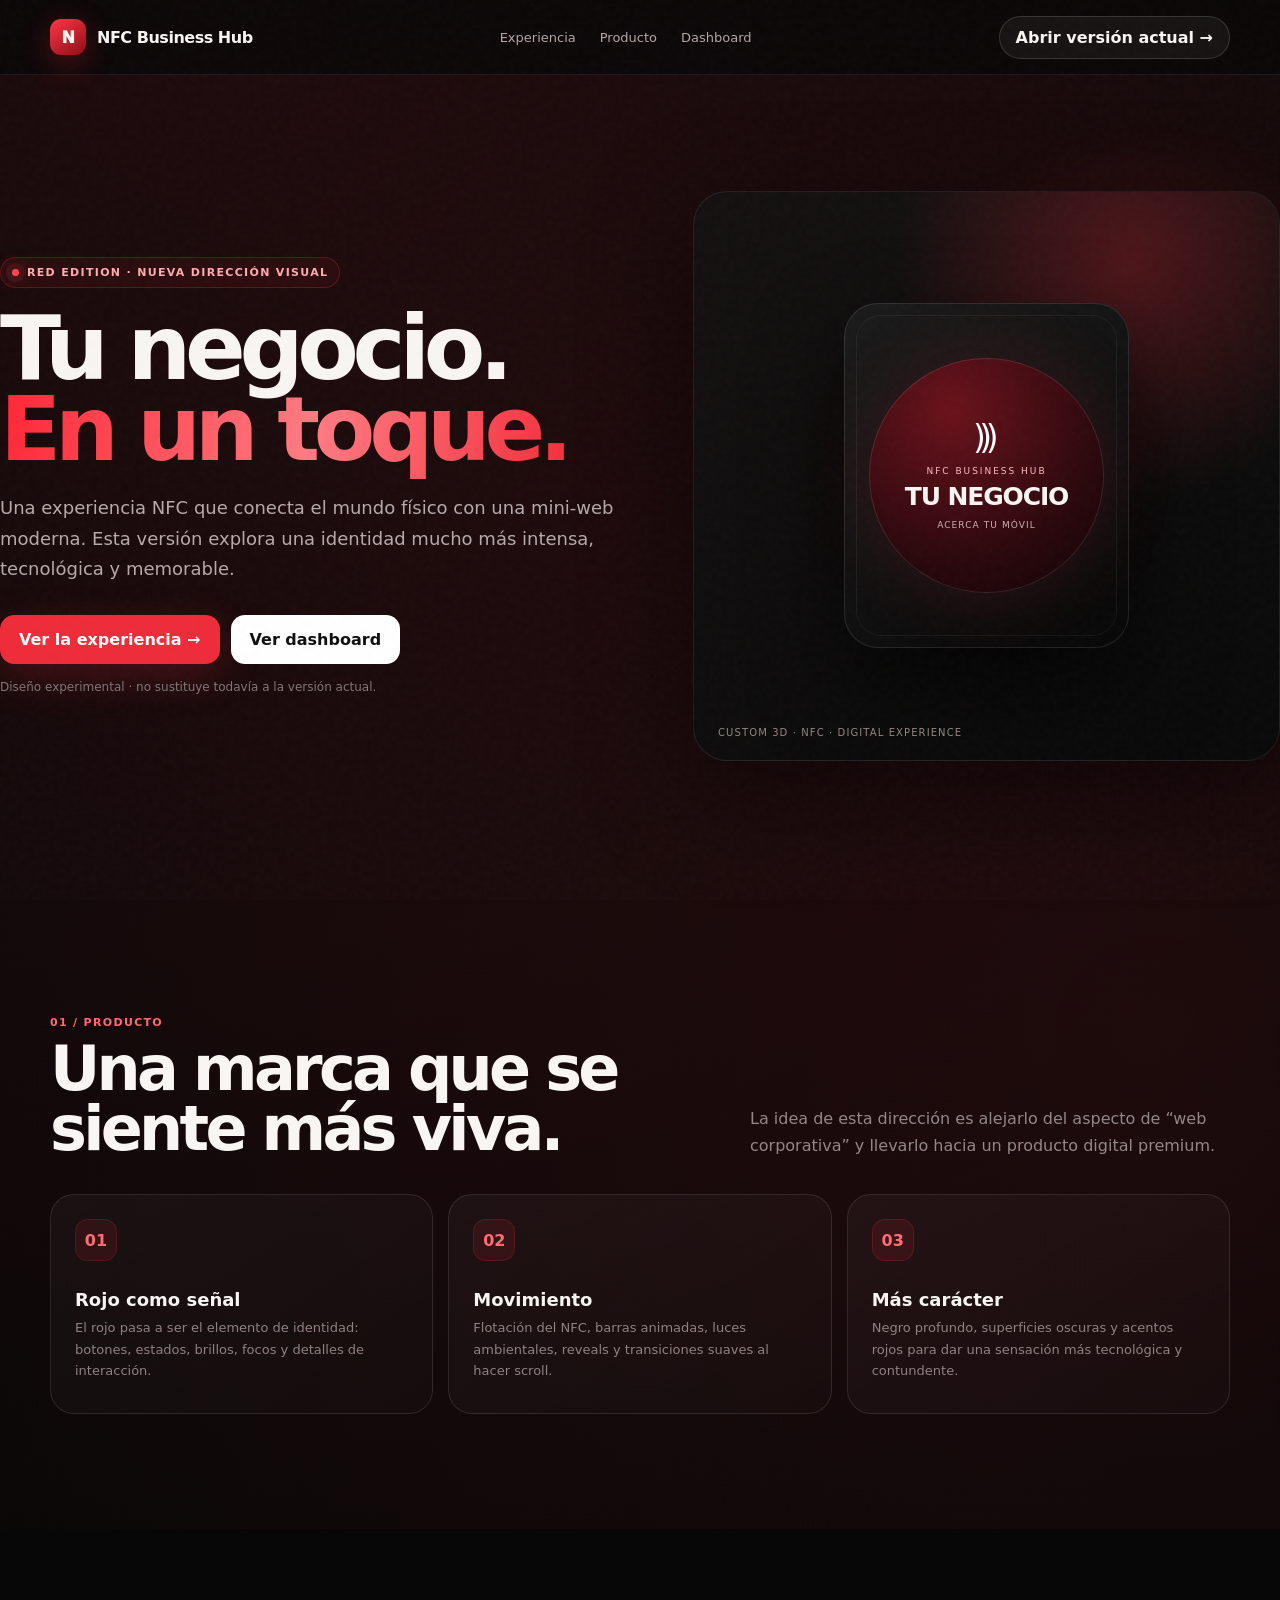
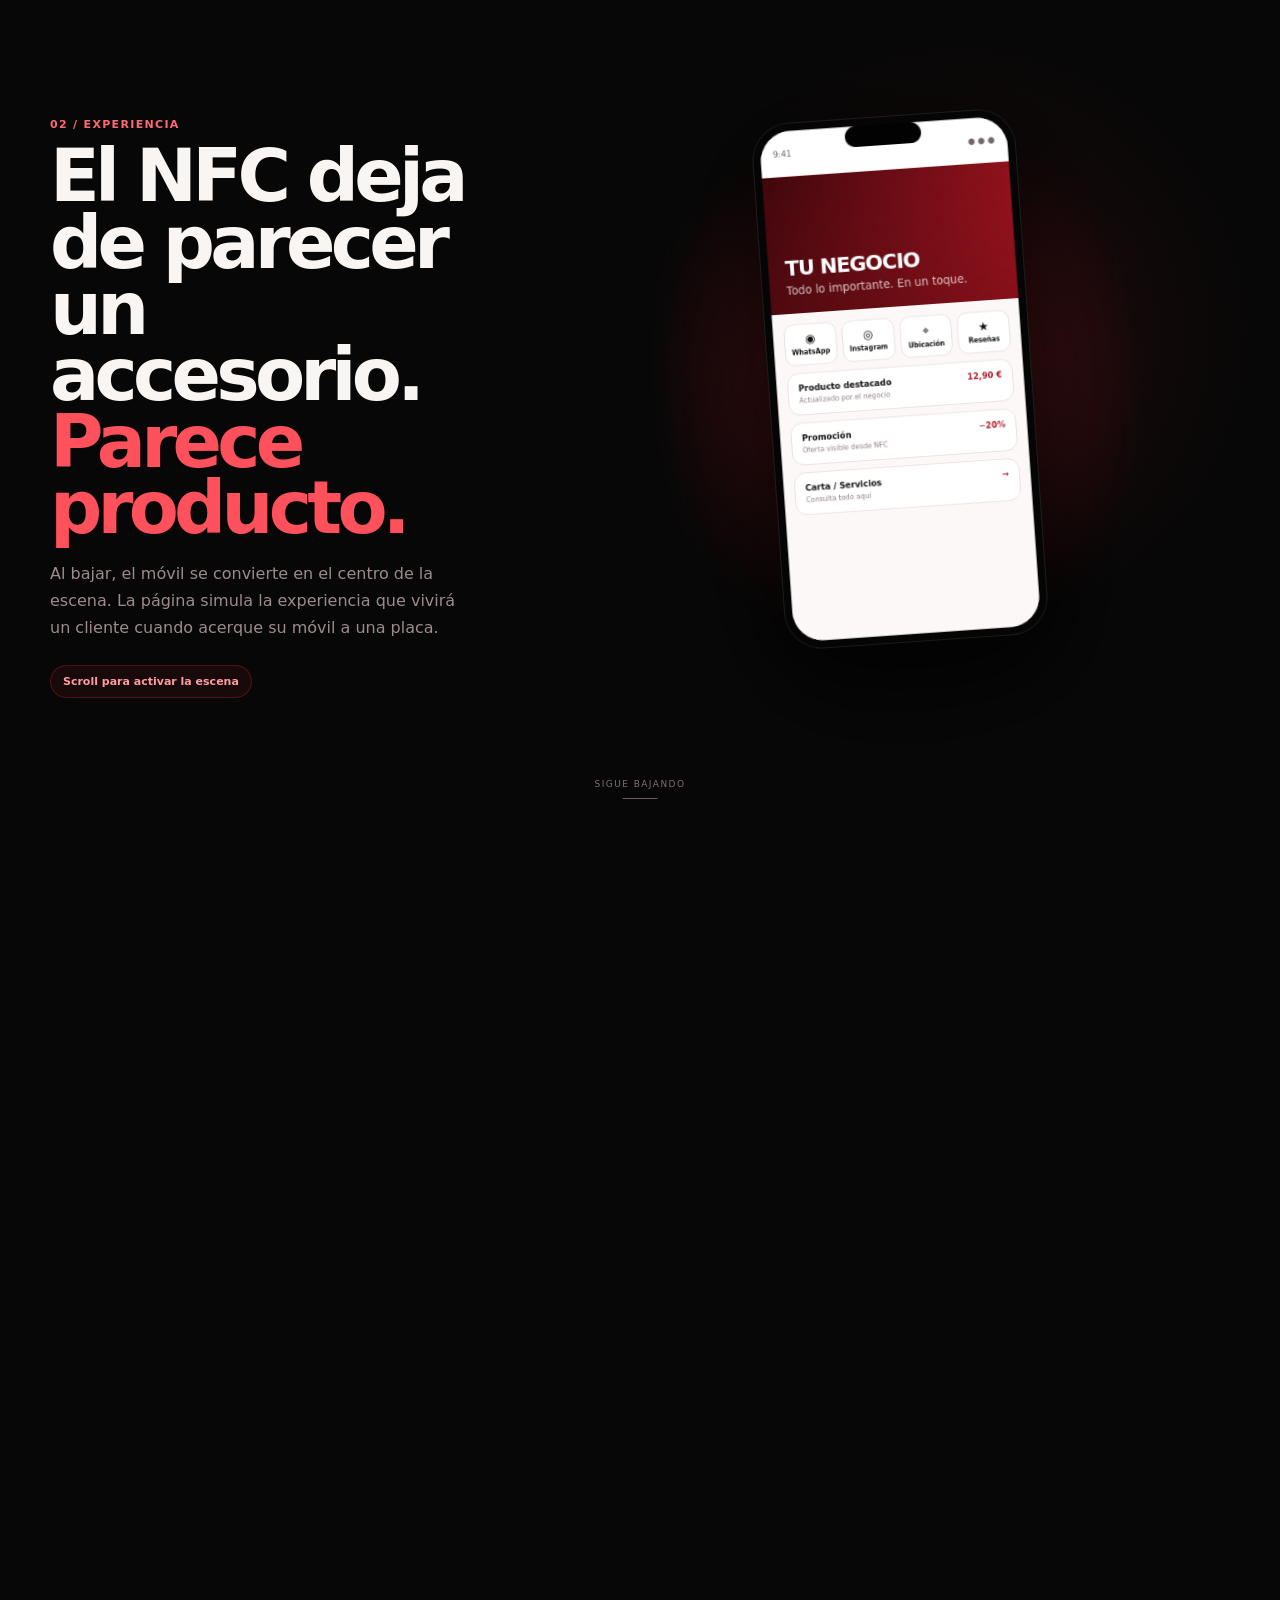
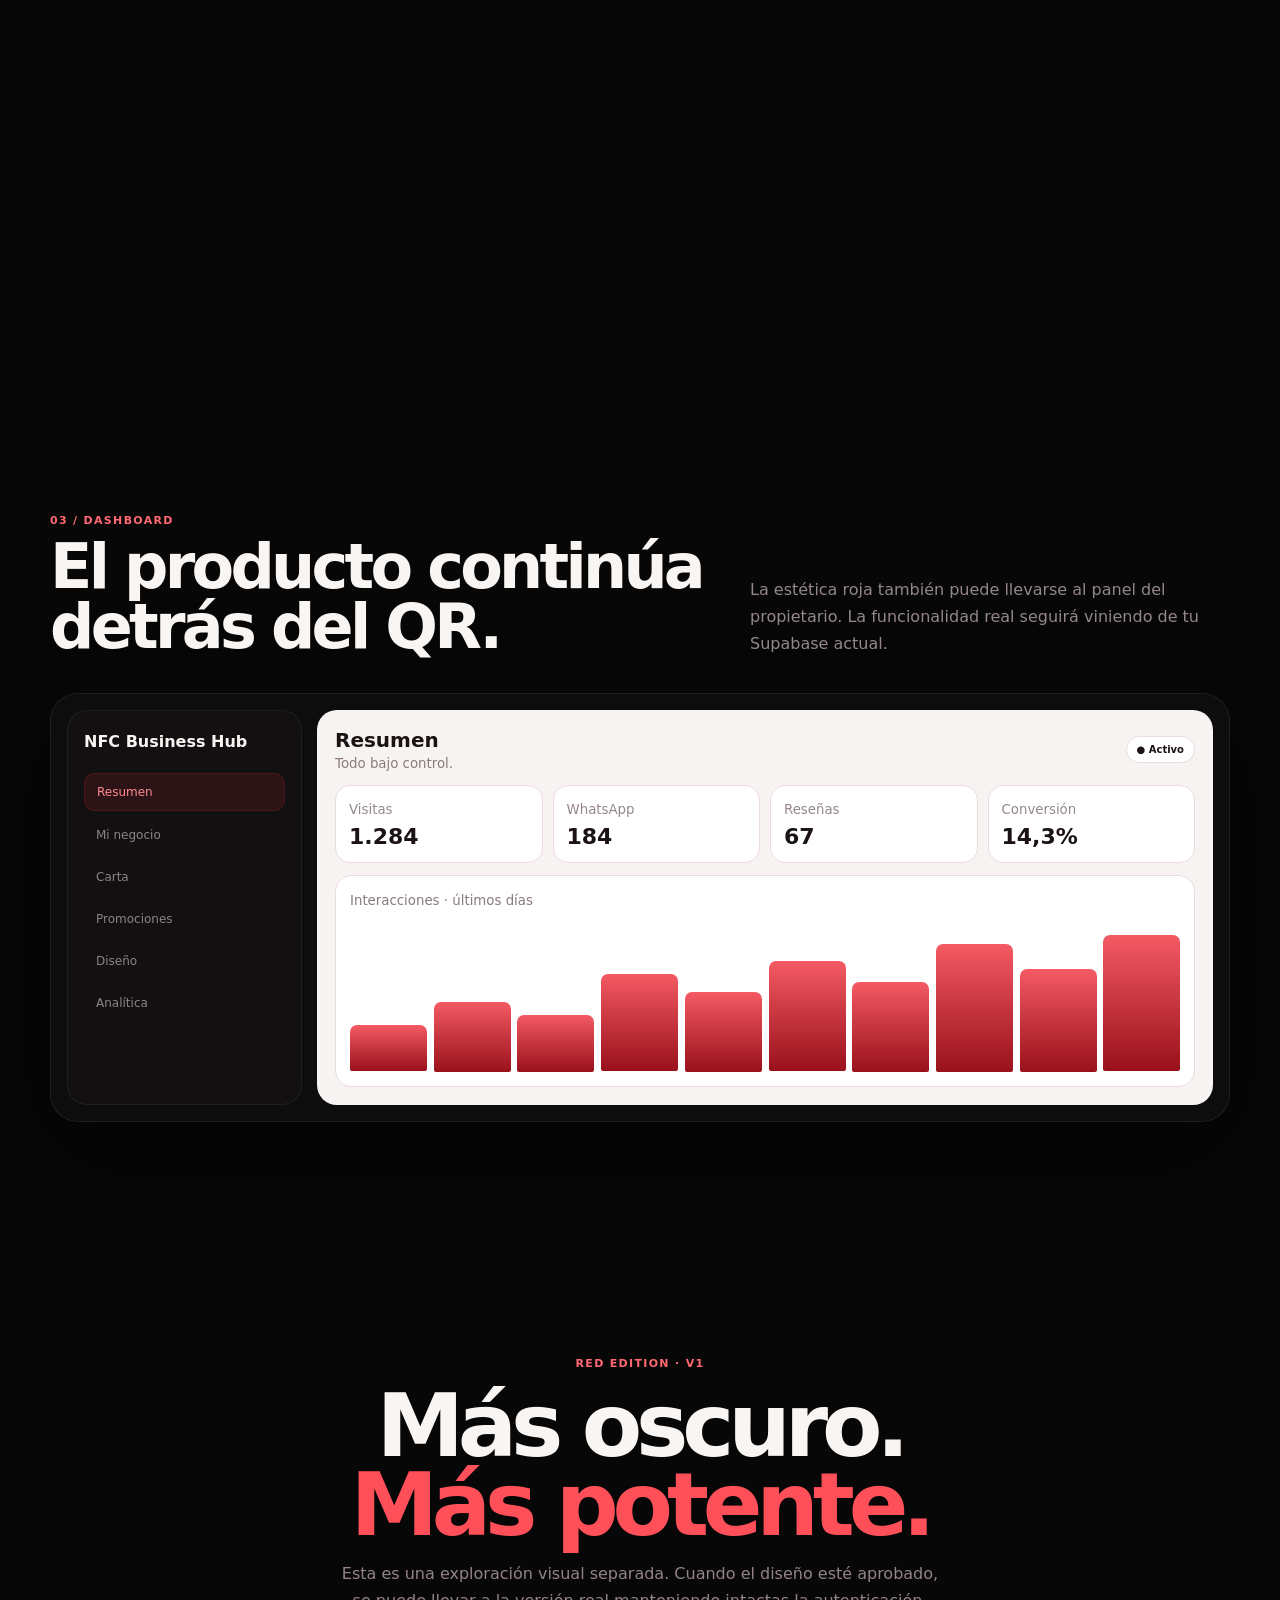
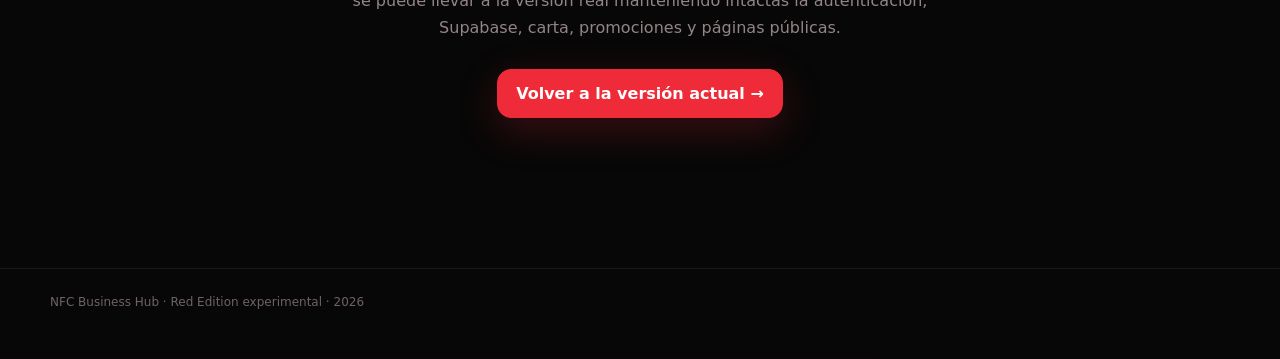
<file: index-red-v1.html>
<!doctype html>
<html lang="es">
<head>
<meta charset="utf-8">
<meta name="viewport" content="width=device-width,initial-scale=1">
<title>NFC Business Hub — Red Edition</title>
<meta name="description" content="NFC Business Hub — una nueva experiencia digital para negocios.">
<style>
:root{--bg:#070707;--surface:#101010;--surface2:#171313;--ink:#f8f5f2;--muted:#a99d9d;--red:#ef2b39;--red2:#ff5660;--deep:#6f0712;--line:rgba(255,255,255,.1);--shadow:0 30px 100px rgba(0,0,0,.5)}
*{box-sizing:border-box}html{scroll-behavior:smooth}body{margin:0;background:radial-gradient(circle at 20% 0%,rgba(239,43,57,.1),transparent 34%),radial-gradient(circle at 90% 20%,rgba(239,43,57,.08),transparent 30%),var(--bg);color:var(--ink);font-family:Inter,ui-sans-serif,system-ui,-apple-system,BlinkMacSystemFont,"Segoe UI",sans-serif;overflow-x:hidden}a{color:inherit;text-decoration:none}button{font:inherit}.wrap{width:min(1180px,calc(100% - 36px));margin:auto}
.noise{position:fixed;inset:0;pointer-events:none;opacity:.055;background-image:url("data:image/svg+xml,%3Csvg viewBox='0 0 160 160' xmlns='http://www.w3.org/2000/svg'%3E%3Cfilter id='n'%3E%3CfeTurbulence type='fractalNoise' baseFrequency='.9' numOctaves='3' stitchTiles='stitch'/%3E%3C/filter%3E%3Crect width='100%25' height='100%25' filter='url(%23n)' opacity='.5'/%3E%3C/svg%3E");z-index:50}.progress{position:fixed;top:0;left:0;width:100%;height:2px;transform:scaleX(0);transform-origin:left;background:linear-gradient(90deg,#ff2535,#ff8d93,#ef2b39);z-index:100}
.nav{position:sticky;top:0;z-index:40;background:rgba(7,7,7,.72);backdrop-filter:blur(18px);border-bottom:1px solid rgba(255,255,255,.07)}.navin{height:74px;display:flex;align-items:center;justify-content:space-between}.brand{display:flex;align-items:center;gap:11px;font-weight:850;letter-spacing:-.03em}.mark{width:36px;height:36px;border-radius:11px;display:grid;place-items:center;background:linear-gradient(145deg,#ff3644,#900b17);box-shadow:0 8px 30px rgba(239,43,57,.3);font-weight:950}.links{display:flex;gap:24px;font-size:13px;color:#b6a8a8}.links a{transition:color .2s ease}.links a:hover{color:white}.navcta{padding:11px 16px;border:1px solid rgba(255,255,255,.14);border-radius:999px;background:rgba(255,255,255,.05);font-weight:800;transition:.25s}.navcta:hover{background:var(--red);border-color:var(--red);transform:translateY(-2px);box-shadow:0 10px 35px rgba(239,43,57,.25)}
.hero{min-height:calc(100vh - 74px);display:grid;grid-template-columns:1fr .92fr;gap:55px;align-items:center;padding:70px 0 95px;position:relative}.hero:before{content:"";position:absolute;width:520px;height:520px;border-radius:50%;background:radial-gradient(circle,rgba(239,43,57,.22),transparent 66%);right:-120px;top:4%;filter:blur(8px);animation:breathe 6s ease-in-out infinite}.eyebrow{display:inline-flex;gap:8px;align-items:center;padding:8px 11px;border-radius:999px;border:1px solid rgba(239,43,57,.27);background:rgba(239,43,57,.07);font-size:11px;text-transform:uppercase;letter-spacing:.12em;font-weight:900;color:#ffabb0}.led{width:7px;height:7px;border-radius:50%;background:#ff4550;box-shadow:0 0 0 6px rgba(255,69,80,.09),0 0 18px rgba(255,69,80,.8);animation:pulse 1.8s infinite}.hero h1{font-size:clamp(54px,7vw,92px);line-height:.91;letter-spacing:-.07em;margin:20px 0 22px;max-width:760px}.hero h1 .red{background:linear-gradient(100deg,#ff2535,#ff7b82 55%,#f32e3b);-webkit-background-clip:text;background-clip:text;color:transparent}.hero p{font-size:18px;line-height:1.72;color:#b7aaaa;max-width:630px}.actions{display:flex;flex-wrap:wrap;gap:11px;margin-top:30px}.btn{display:inline-flex;align-items:center;justify-content:center;gap:8px;padding:14px 18px;border-radius:14px;border:1px solid var(--line);background:#fff;color:#101010;font-weight:900;transition:transform .25s,box-shadow .25s,background .25s}.btn:hover{transform:translateY(-3px);box-shadow:0 17px 40px rgba(0,0,0,.3)}.btn.red{background:var(--red);color:#fff;border-color:var(--red);box-shadow:0 12px 42px rgba(239,43,57,.23)}.btn.red:hover{background:#ff3f4d}.micro{margin-top:16px;color:#817676;font-size:12px}
.heroVisual{min-height:570px;border:1px solid rgba(255,255,255,.08);border-radius:34px;background:linear-gradient(145deg,#141111,#090909);box-shadow:var(--shadow);position:relative;overflow:hidden;display:grid;place-items:center;isolation:isolate}.heroVisual:before{content:"";position:absolute;width:500px;height:500px;border-radius:50%;background:radial-gradient(circle,rgba(239,43,57,.28),transparent 67%);top:-180px;right:-100px;z-index:-1}.heroVisual:after{content:"";position:absolute;inset:0;background:linear-gradient(130deg,transparent 0%,rgba(255,255,255,.04) 44%,transparent 60%);transform:translateX(-120%);animation:sweep 5.5s ease-in-out infinite}.nfc{width:285px;height:345px;border-radius:34px;background:linear-gradient(145deg,#1b1b1b,#070707);box-shadow:inset 0 0 0 1px rgba(255,255,255,.1),0 40px 90px rgba(0,0,0,.65);display:grid;place-items:center;position:relative;animation:float 5s ease-in-out infinite;transform-style:preserve-3d}.nfc:before{content:"";position:absolute;inset:12px;border-radius:25px;border:1px solid rgba(255,255,255,.06)}.disc{width:235px;height:235px;border-radius:50%;display:flex;flex-direction:column;align-items:center;justify-content:center;text-align:center;background:radial-gradient(circle at 35% 22%,#6b121b,#2b080d 62%,#0e0304);box-shadow:inset 0 0 0 1px rgba(255,255,255,.11),0 0 75px rgba(239,43,57,.15)}.disc .signal{font-size:33px;letter-spacing:-.2em;margin-left:-8px;line-height:1;color:#fff}.disc small{font-size:9px;letter-spacing:.22em;color:#ffbdc1;margin-top:12px}.disc strong{font-size:25px;letter-spacing:-.045em;margin-top:6px}.disc span{font-size:9px;letter-spacing:.12em;color:#cdaeb0;margin-top:9px}.spec{position:absolute;left:24px;bottom:22px;font-size:10px;color:#958586;letter-spacing:.11em;text-transform:uppercase}
.section{padding:115px 0}.head{display:flex;justify-content:space-between;gap:40px;align-items:end;margin-bottom:35px}.kicker{font-size:11px;text-transform:uppercase;letter-spacing:.12em;font-weight:900;color:#ff6972}.head h2{font-size:clamp(38px,5vw,62px);line-height:.97;letter-spacing:-.06em;margin:10px 0 0}.head p{max-width:480px;color:#948788;line-height:1.7;margin:0}
.cards{display:grid;grid-template-columns:repeat(3,1fr);gap:15px}.card{border:1px solid var(--line);background:linear-gradient(145deg,rgba(255,255,255,.04),rgba(255,255,255,.015));border-radius:24px;padding:24px;min-height:220px;transition:.35s}.card:hover{transform:translateY(-7px);border-color:rgba(239,43,57,.35);box-shadow:0 28px 70px rgba(0,0,0,.25)}.icon{width:42px;height:42px;border-radius:13px;display:grid;place-items:center;background:rgba(239,43,57,.11);border:1px solid rgba(239,43,57,.2);color:#ff6c75;font-weight:900}.card h3{margin:28px 0 7px;font-size:18px}.card p{margin:0;color:#908182;line-height:1.65;font-size:13px}
.experience{height:230vh;position:relative}.sticky{position:sticky;top:0;height:100vh;overflow:hidden;display:grid;place-items:center;background:radial-gradient(circle at 75% 45%,rgba(239,43,57,.1),transparent 27%),#080707}.inner{width:min(1180px,calc(100% - 36px));height:100%;position:relative}.copy{position:absolute;left:0;top:21%;max-width:430px;z-index:4}.copy h2{font-size:clamp(44px,5.7vw,74px);line-height:.91;letter-spacing:-.065em;margin:12px 0 18px}.copy h2 span{color:#ff515b}.copy p{color:#9b8b8d;line-height:1.7}.pill{display:inline-flex;padding:9px 12px;border:1px solid rgba(239,43,57,.28);background:rgba(239,43,57,.07);border-radius:999px;color:#ff9da3;font-size:11px;font-weight:850;margin-top:8px}.phone{position:absolute;left:72%;top:50%;width:318px;height:635px;transform:translate(-50%,-50%) scale(.83) rotate(-4deg);z-index:3;filter:drop-shadow(0 38px 75px rgba(0,0,0,.7));will-change:transform}.phoneGlow{position:absolute;inset:-120px;border-radius:50%;background:radial-gradient(circle,rgba(239,43,57,.28),transparent 63%);filter:blur(12px);z-index:-1}.phoneShell{height:100%;padding:10px;background:#050505;border-radius:46px;box-shadow:inset 0 0 0 1px rgba(255,255,255,.1),0 25px 90px rgba(0,0,0,.6)}.phoneScreen{height:100%;overflow:hidden;border-radius:37px;background:#fbf8f7;color:#151111}.island{position:absolute;z-index:2;top:10px;left:50%;transform:translateX(-50%);width:92px;height:25px;border-radius:20px;background:#020202}.phoneTop{height:55px;background:#fff;border-bottom:1px solid #eee5e5;display:flex;justify-content:space-between;align-items:center;padding:0 15px;font-size:10px;color:#716668}.phoneCover{height:165px;background:linear-gradient(135deg,#41070d,#bb1725);padding:20px;display:flex;align-items:end;color:white;position:relative}.phoneCover:after{content:"";position:absolute;inset:0;background:linear-gradient(180deg,transparent,rgba(0,0,0,.28))}.phoneCover>div{position:relative;z-index:1}.phoneCover strong{display:block;font-size:25px;letter-spacing:-.05em}.phoneCover small{display:block;opacity:.77;margin-top:5px}.phoneContent{height:calc(100% - 220px);background:#fbf8f7;padding:13px}.quick{display:grid;grid-template-columns:repeat(4,1fr);gap:7px}.quick div{background:#fff;border:1px solid #eadfdf;border-radius:12px;padding:9px 3px;text-align:center;font-size:14px}.quick span{font-size:8px;font-weight:850;display:block;margin-top:4px}.mi{background:#fff;border:1px solid #eadfdf;border-radius:14px;padding:12px;margin-top:9px;display:flex;justify-content:space-between;gap:10px;font-size:10px}.mi strong{display:block}.mi small{display:block;color:#907f81;margin-top:4px}.mi b{white-space:nowrap;color:#b51d29}.scrollHint{position:absolute;bottom:30px;left:50%;transform:translateX(-50%);z-index:5;color:#7e7072;font-size:9px;letter-spacing:.16em;text-transform:uppercase}.scrollHint:after{content:"";display:block;width:35px;height:1px;background:#6d5a5c;margin:9px auto 0}
.dashboard{border:1px solid rgba(255,255,255,.08);border-radius:28px;padding:16px;background:#0e0d0d;display:grid;grid-template-columns:235px 1fr;gap:15px;box-shadow:var(--shadow)}.side{border:1px solid rgba(255,255,255,.06);border-radius:20px;padding:16px;background:#121010}.sideBrand{font-weight:900;margin:5px 0 22px}.sideItem{padding:11px 12px;border-radius:11px;color:#8e8384;font-size:12px;margin-bottom:6px}.sideItem.active{background:rgba(239,43,57,.12);color:#ff8b92;border:1px solid rgba(239,43,57,.15)}.main{background:#f8f3f3;color:#1a1213;border-radius:20px;padding:18px}.dashTop{display:flex;justify-content:space-between;align-items:center;gap:15px}.dashTop small{color:#8a7a7d}.status{padding:7px 10px;background:#fff;border:1px solid #eadcdc;border-radius:999px;font-size:10px;font-weight:800}.stats{display:grid;grid-template-columns:repeat(4,1fr);gap:10px;margin-top:14px}.stat{background:#fff;border:1px solid #eadcdc;border-radius:15px;padding:13px}.stat small{color:#958789}.stat b{display:block;font-size:22px;margin-top:6px}.chart{margin-top:12px;background:#fff;border:1px solid #eadcdc;border-radius:16px;padding:14px}.bars{height:145px;display:flex;align-items:flex-end;gap:7px;margin-top:18px}.bar{flex:1;min-height:12px;border-radius:7px 7px 2px 2px;background:linear-gradient(180deg,#f45a64,#99111b);transform:scaleY(.08);transform-origin:bottom;animation:bars 1.2s cubic-bezier(.2,.8,.2,1) forwards}.bar:nth-child(2){animation-delay:.06s}.bar:nth-child(3){animation-delay:.12s}.bar:nth-child(4){animation-delay:.18s}.bar:nth-child(5){animation-delay:.24s}.bar:nth-child(6){animation-delay:.3s}.bar:nth-child(7){animation-delay:.36s}.bar:nth-child(8){animation-delay:.42s}.bar:nth-child(9){animation-delay:.48s}.bar:nth-child(10){animation-delay:.54s}
.final{padding:120px 0 150px;text-align:center}.final h2{font-size:clamp(46px,7vw,88px);line-height:.9;letter-spacing:-.07em;max-width:850px;margin:16px auto}.final p{color:#948485;max-width:600px;margin:0 auto;line-height:1.7}.final .btn{margin-top:28px}.footer{border-top:1px solid rgba(255,255,255,.07);padding:26px 0 50px;color:#6f6264;font-size:12px}
.reveal{opacity:0;transform:translateY(36px);transition:opacity .8s cubic-bezier(.2,.8,.2,1),transform .8s cubic-bezier(.2,.8,.2,1)}.reveal.in{opacity:1;transform:none}
@keyframes float{0%,100%{transform:translateY(0) rotateX(0) rotateY(0)}50%{transform:translateY(-11px) rotateX(1deg) rotateY(-2deg)}}@keyframes pulse{0%,100%{opacity:1}50%{opacity:.5}}@keyframes breathe{0%,100%{transform:scale(1)}50%{transform:scale(1.08)}}@keyframes sweep{0%,53%{transform:translateX(-120%)}73%,100%{transform:translateX(120%)}}@keyframes bars{to{transform:scaleY(1)}}
@media(max-width:900px){.links{display:none}.hero{grid-template-columns:1fr;padding-top:45px}.heroVisual{min-height:520px}.cards{grid-template-columns:1fr 1fr}.head{flex-direction:column;align-items:flex-start}.phone{left:68%;width:280px;height:560px}.experience{height:200vh}.dashboard{grid-template-columns:1fr}.side{display:flex;overflow:auto;gap:6px}.sideBrand{display:none}.sideItem{white-space:nowrap;margin:0}.stats{grid-template-columns:1fr 1fr}}
@media(max-width:620px){.wrap{width:min(100% - 24px,1180px)}.hero{padding:35px 0 70px}.hero h1{font-size:52px}.heroVisual{min-height:450px;border-radius:25px}.nfc{width:230px;height:285px}.disc{width:190px;height:190px}.disc strong{font-size:20px}.cards{grid-template-columns:1fr}.section{padding:85px 0}.experience{height:170vh}.copy{left:0;top:7%;width:92%;text-align:center}.copy p{max-width:430px;margin:0 auto}.phone{left:50%;top:63%;width:215px;height:425px;transform:translate(-50%,-50%) scale(.9)}.scrollHint{display:none}.final{padding:90px 0 115px}.navcta{padding:9px 12px;font-size:11px}}
@media(prefers-reduced-motion:reduce){*,*::before,*::after{animation-duration:.01ms!important;animation-iteration-count:1!important;transition-duration:.01ms!important;scroll-behavior:auto!important}}
</style>
</head>
<body>
<div class="noise"></div><div class="progress" id="progress"></div>
<header class="nav"><div class="wrap navin"><a class="brand" href="#top"><span class="mark">N</span><span>NFC Business Hub</span></a><nav class="links"><a href="#experiencia">Experiencia</a><a href="#producto">Producto</a><a href="#dashboard">Dashboard</a></nav><a class="navcta" href="index.html">Abrir versión actual →</a></div></header>
<main id="top">
<section class="hero"><div class="wrap" style="display:contents"><div class="heroCopy reveal"><div class="eyebrow"><span class="led"></span> Red Edition · nueva dirección visual</div><h1>Tu negocio.<br><span class="red">En un toque.</span></h1><p>Una experiencia NFC que conecta el mundo físico con una mini-web moderna. Esta versión explora una identidad mucho más intensa, tecnológica y memorable.</p><div class="actions"><a class="btn red" href="#experiencia">Ver la experiencia →</a><a class="btn" href="#dashboard">Ver dashboard</a></div><div class="micro">Diseño experimental · no sustituye todavía a la versión actual.</div></div><div class="heroVisual reveal"><div class="nfc"><div class="disc"><div class="signal">)))</div><small>NFC BUSINESS HUB</small><strong>TU NEGOCIO</strong><span>ACERCA TU MÓVIL</span></div></div><div class="spec">Custom 3D · NFC · Digital experience</div></div></div></section>
<section class="section" id="producto"><div class="wrap"><div class="head reveal"><div><div class="kicker">01 / Producto</div><h2>Una marca que se siente más viva.</h2></div><p>La idea de esta dirección es alejarlo del aspecto de “web corporativa” y llevarlo hacia un producto digital premium.</p></div><div class="cards"><article class="card reveal"><div class="icon">01</div><h3>Rojo como señal</h3><p>El rojo pasa a ser el elemento de identidad: botones, estados, brillos, focos y detalles de interacción.</p></article><article class="card reveal"><div class="icon">02</div><h3>Movimiento</h3><p>Flotación del NFC, barras animadas, luces ambientales, reveals y transiciones suaves al hacer scroll.</p></article><article class="card reveal"><div class="icon">03</div><h3>Más carácter</h3><p>Negro profundo, superficies oscuras y acentos rojos para dar una sensación más tecnológica y contundente.</p></article></div></div></section>
<section class="experience" id="experiencia"><div class="sticky"><div class="inner"><div class="copy reveal"><div class="kicker">02 / Experiencia</div><h2>El NFC deja de parecer un accesorio.<br><span>Parece producto.</span></h2><p>Al bajar, el móvil se convierte en el centro de la escena. La página simula la experiencia que vivirá un cliente cuando acerque su móvil a una placa.</p><div class="pill">Scroll para activar la escena</div></div><div class="phone" id="phone"><div class="phoneGlow"></div><div class="phoneShell"><div class="phoneScreen"><div class="island"></div><div class="phoneTop"><span>9:41</span><span>● ● ●</span></div><div class="phoneCover"><div><strong>TU NEGOCIO</strong><small>Todo lo importante. En un toque.</small></div></div><div class="phoneContent"><div class="quick"><div>◉<span>WhatsApp</span></div><div>◎<span>Instagram</span></div><div>⌖<span>Ubicación</span></div><div>★<span>Reseñas</span></div></div><div class="mi"><div><strong>Producto destacado</strong><small>Actualizado por el negocio</small></div><b>12,90 €</b></div><div class="mi"><div><strong>Promoción</strong><small>Oferta visible desde NFC</small></div><b>−20%</b></div><div class="mi"><div><strong>Carta / Servicios</strong><small>Consulta todo aquí</small></div><b>→</b></div></div></div></div></div><div class="scrollHint">Sigue bajando</div></div></div></section>
<section class="section" id="dashboard"><div class="wrap"><div class="head reveal"><div><div class="kicker">03 / Dashboard</div><h2>El producto continúa detrás del QR.</h2></div><p>La estética roja también puede llevarse al panel del propietario. La funcionalidad real seguirá viniendo de tu Supabase actual.</p></div><div class="dashboard reveal"><aside class="side"><div class="sideBrand">NFC Business Hub</div><div class="sideItem active">Resumen</div><div class="sideItem">Mi negocio</div><div class="sideItem">Carta</div><div class="sideItem">Promociones</div><div class="sideItem">Diseño</div><div class="sideItem">Analítica</div></aside><div class="main"><div class="dashTop"><div><strong style="font-size:20px">Resumen</strong><small style="display:block;margin-top:4px">Todo bajo control.</small></div><span class="status">● Activo</span></div><div class="stats"><div class="stat"><small>Visitas</small><b>1.284</b></div><div class="stat"><small>WhatsApp</small><b>184</b></div><div class="stat"><small>Reseñas</small><b>67</b></div><div class="stat"><small>Conversión</small><b>14,3%</b></div></div><div class="chart"><small style="color:#8a7a7d">Interacciones · últimos días</small><div class="bars"> <i class="bar" style="height:32%"></i><i class="bar" style="height:48%"></i><i class="bar" style="height:39%"></i><i class="bar" style="height:67%"></i><i class="bar" style="height:55%"></i><i class="bar" style="height:76%"></i><i class="bar" style="height:62%"></i><i class="bar" style="height:88%"></i><i class="bar" style="height:71%"></i><i class="bar" style="height:94%"></i></div></div></div></div></div></section>
<section class="final"><div class="wrap reveal"><div class="kicker">Red Edition · v1</div><h2>Más oscuro.<br><span style="color:#ff505a">Más potente.</span></h2><p>Esta es una exploración visual separada. Cuando el diseño esté aprobado, se puede llevar a la versión real manteniendo intactas la autenticación, Supabase, carta, promociones y páginas públicas.</p><a class="btn red" href="index.html">Volver a la versión actual →</a></div></section>
</main><footer class="footer"><div class="wrap">NFC Business Hub · Red Edition experimental · 2026</div></footer>
<script>
const progress=document.getElementById('progress');
addEventListener('scroll',()=>{const h=document.documentElement;progress.style.transform=`scaleX(${h.scrollTop/(h.scrollHeight-h.clientHeight)||0})`;const exp=document.querySelector('.experience');const phone=document.getElementById('phone');if(exp&&phone&&innerWidth>620){const r=exp.getBoundingClientRect();const p=Math.min(1,Math.max(0,(innerHeight-r.top)/(r.height+innerHeight)));const x=72-18*p;const y=50-8*p;const scale=.83+.18*p;const rot=-4+8*p;phone.style.left=x+'%';phone.style.top=y+'%';phone.style.transform=`translate(-50%,-50%) scale(${scale}) rotate(${rot}deg)`}});
const obs=new IntersectionObserver(entries=>entries.forEach(e=>e.isIntersecting&&e.target.classList.add('in')),{threshold:.14});document.querySelectorAll('.reveal').forEach(el=>obs.observe(el));
</script>
</body></html>
</file>
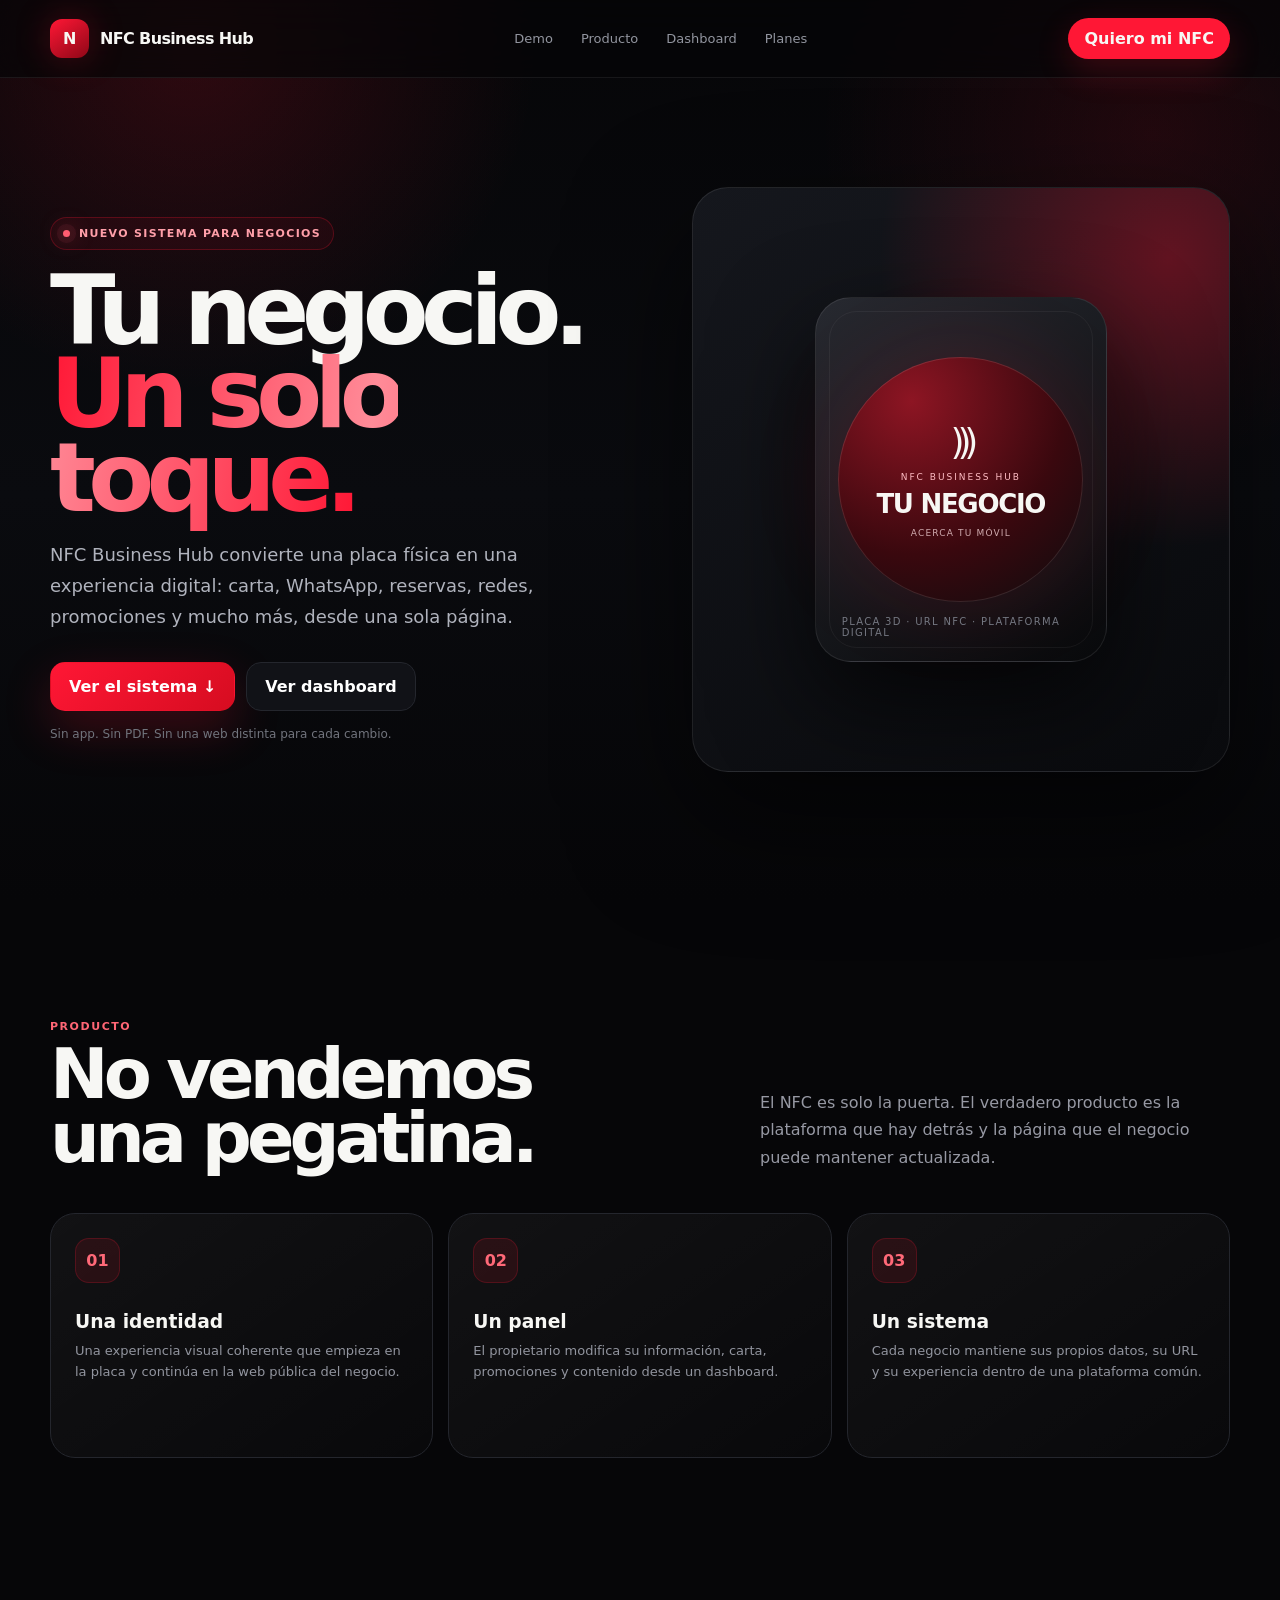
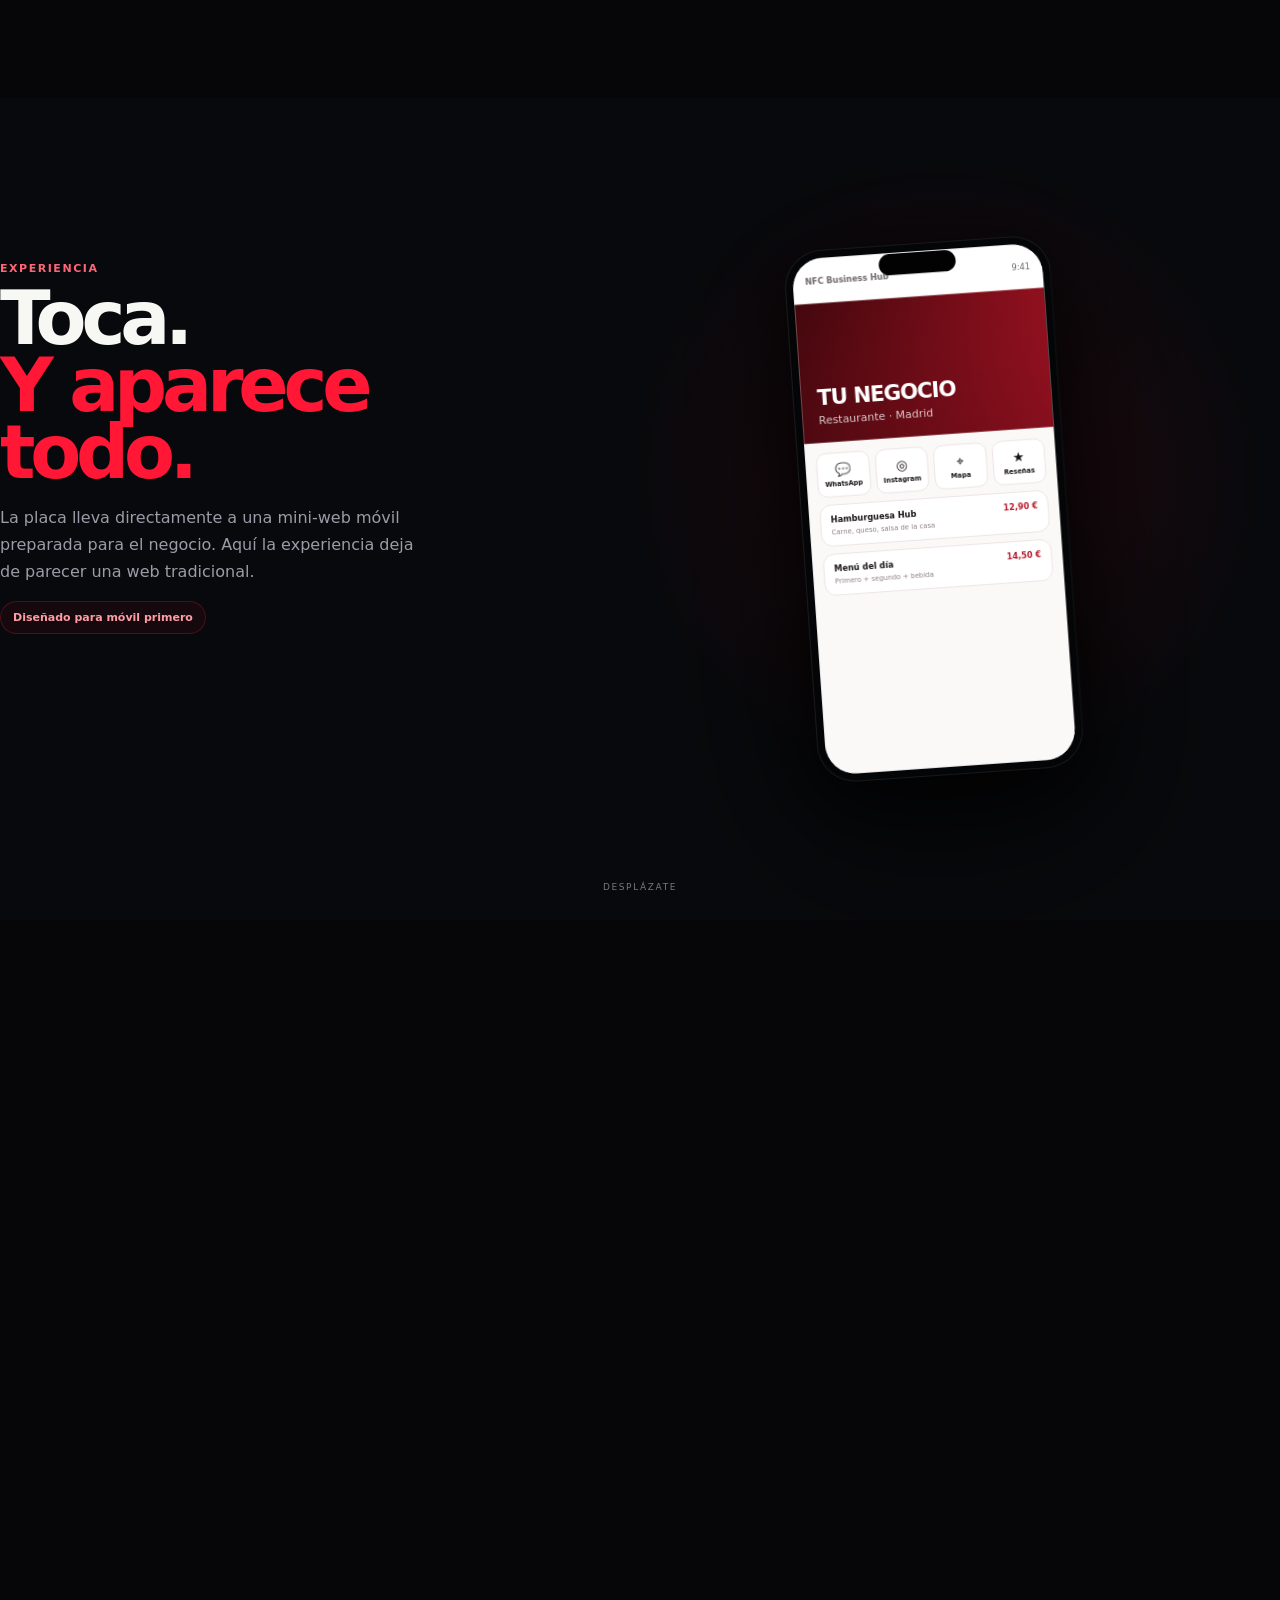
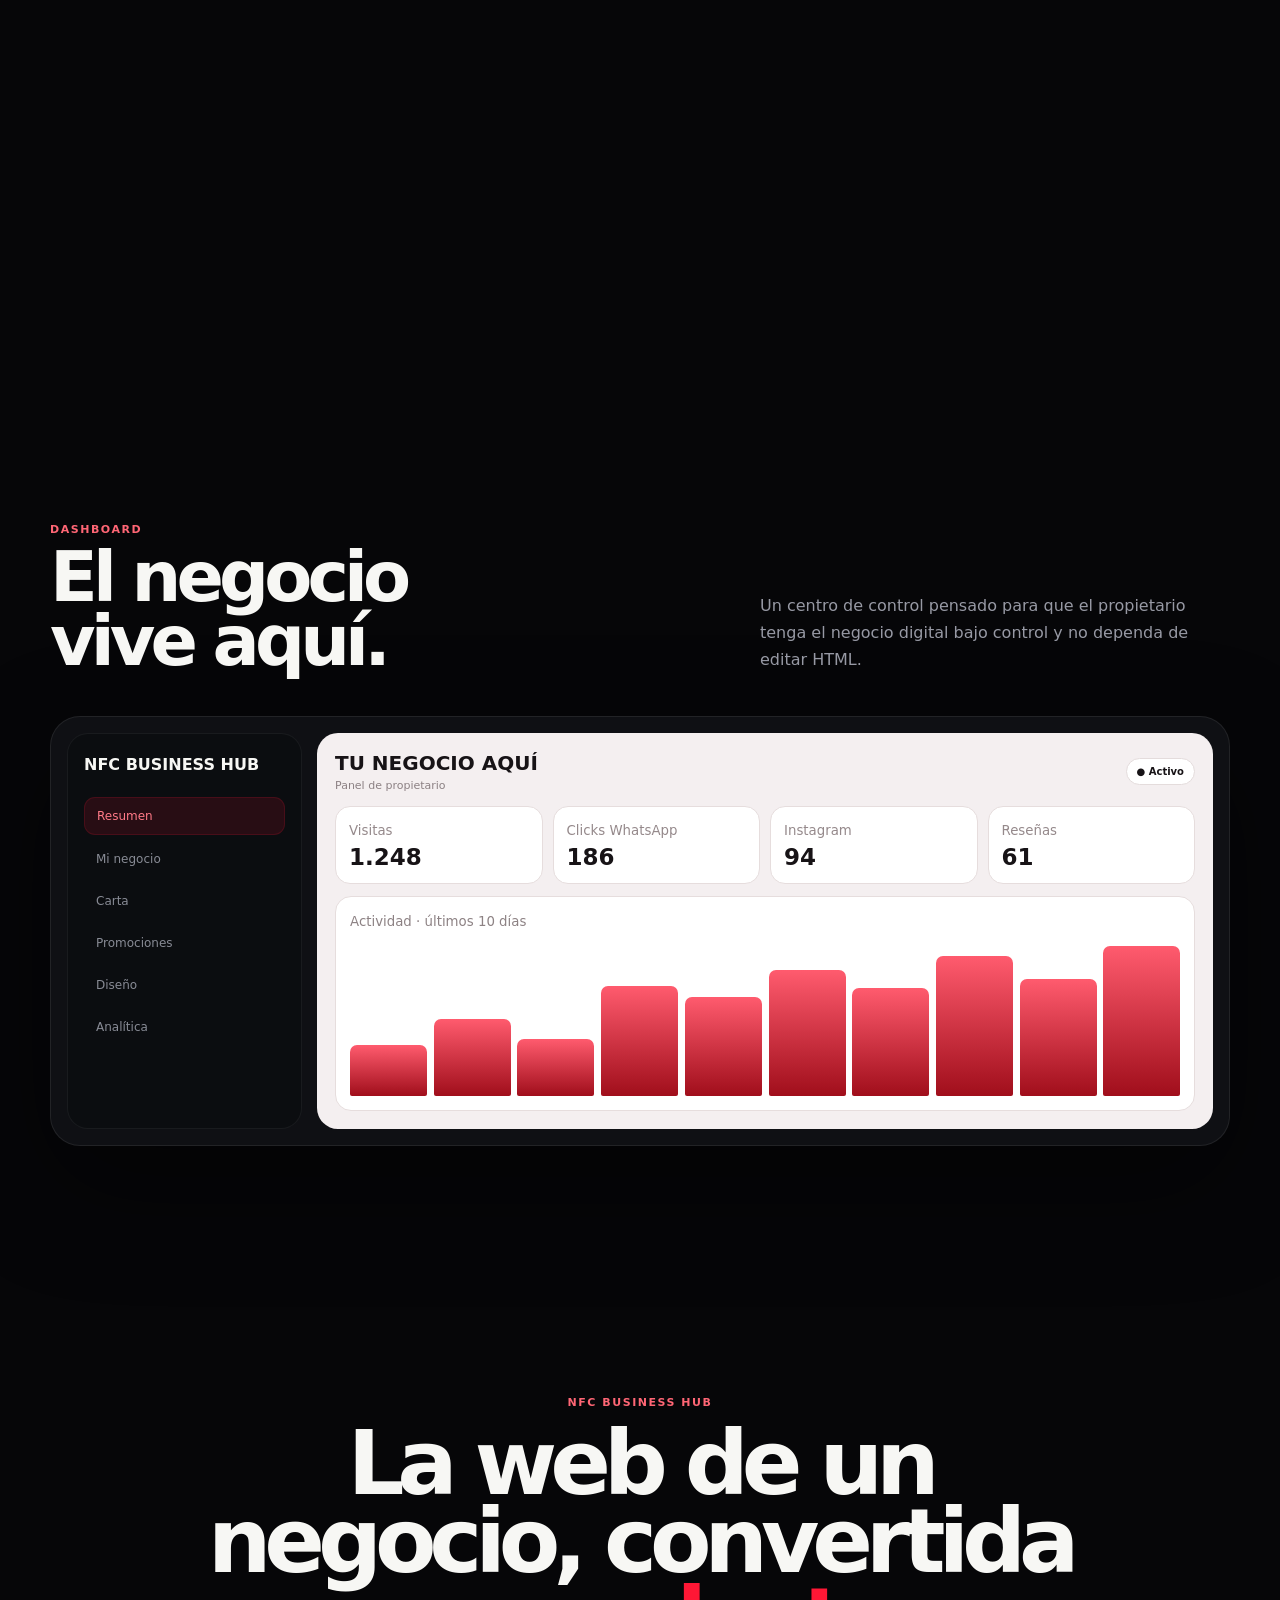
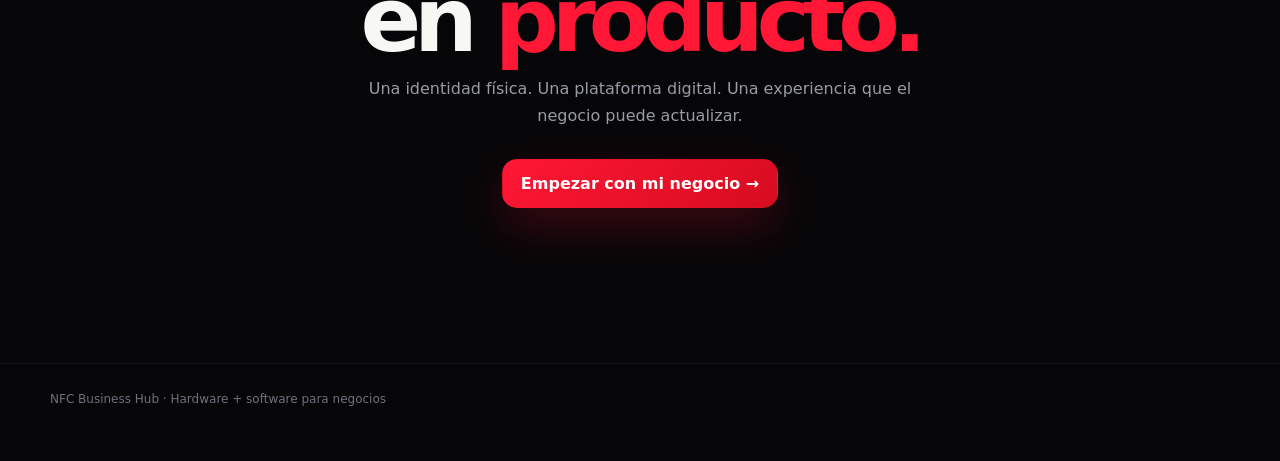
<file: index-red-v4.html>
<!doctype html><html lang="es"><head><meta charset="utf-8"><meta name="viewport" content="width=device-width,initial-scale=1"><title>NFC Business Hub — Red Edition</title><style>
:root{--r:#ff1735;--r2:#ff5d70;--bg:#060608;--p:#101116;--p2:#15171e;--w:#f7f7f4;--m:#9497a3;--line:#24262d}*{box-sizing:border-box}html{scroll-behavior:smooth}body{margin:0;background:var(--bg);color:var(--w);font-family:Inter,ui-sans-serif,system-ui,sans-serif;overflow-x:hidden}a{text-decoration:none;color:inherit}.wrap{width:min(1180px,calc(100% - 36px));margin:auto}
body:before{content:"";position:fixed;inset:0;pointer-events:none;z-index:-1;background:radial-gradient(circle at 15% 5%,rgba(255,23,53,.16),transparent 25%),radial-gradient(circle at 90% 15%,rgba(255,23,53,.11),transparent 24%),linear-gradient(#060608,#0a0b0f 55%,#060608)}body:after{content:"";position:fixed;inset:0;pointer-events:none;opacity:.17;background:linear-gradient(90deg,rgba(255,255,255,.03) 1px,transparent 1px),linear-gradient(rgba(255,255,255,.03) 1px,transparent 1px);background-size:56px 56px;mask-image:linear-gradient(#000,transparent 78%)}
nav{position:sticky;top:0;z-index:30;height:78px;border-bottom:1px solid rgba(255,255,255,.07);background:rgba(6,6,8,.72);backdrop-filter:blur(20px)}.navin{height:100%;display:flex;align-items:center;justify-content:space-between}.brand{display:flex;align-items:center;gap:11px;font-weight:900;letter-spacing:-.04em}.mark{width:39px;height:39px;border-radius:12px;display:grid;place-items:center;background:linear-gradient(145deg,var(--r),#8e0717);box-shadow:0 0 35px rgba(255,23,53,.25)}.links{display:flex;gap:28px;color:#92959f;font-size:13px}.links a:hover{color:#fff}.navbtn{padding:11px 16px;border-radius:999px;background:var(--r);font-weight:900;box-shadow:0 12px 34px rgba(255,23,53,.2)}
.hero{min-height:calc(100vh - 78px);display:grid;grid-template-columns:1.03fr .97fr;align-items:center;gap:70px;padding:85px 0 105px}.eyebrow{display:inline-flex;align-items:center;gap:9px;border:1px solid rgba(255,23,53,.25);background:rgba(255,23,53,.06);color:#ff9fa9;border-radius:999px;padding:9px 12px;font-size:11px;text-transform:uppercase;letter-spacing:.12em;font-weight:900}.led{width:7px;height:7px;border-radius:50%;background:var(--r2);box-shadow:0 0 0 6px rgba(255,93,112,.08),0 0 22px var(--r2);animation:pulse 1.6s infinite}.hero h1{font-size:clamp(58px,7.5vw,104px);line-height:.87;letter-spacing:-.08em;margin:20px 0}.hero h1 em{font-style:normal;color:transparent;background:linear-gradient(100deg,var(--r),#ff8b98,var(--r));-webkit-background-clip:text;background-clip:text}.hero p{font-size:18px;line-height:1.7;color:#b0b3bd;max-width:640px}.actions{display:flex;gap:11px;flex-wrap:wrap;margin-top:30px}.btn{display:inline-flex;align-items:center;justify-content:center;padding:14px 18px;border-radius:15px;border:1px solid var(--line);background:#111217;color:#fff;font-weight:900;transition:.3s}.btn:hover{transform:translateY(-4px);border-color:#343741;box-shadow:0 20px 45px rgba(0,0,0,.3)}.btn.red{background:linear-gradient(135deg,var(--r),#d60c20);border-color:transparent;box-shadow:0 18px 48px rgba(255,23,53,.22)}.micro{font-size:12px;color:#71747d;margin-top:16px}
.heroCard{min-height:585px;border-radius:36px;border:1px solid rgba(255,255,255,.09);background:linear-gradient(145deg,#15171d,#090a0d);position:relative;display:grid;place-items:center;overflow:hidden;box-shadow:0 45px 120px rgba(0,0,0,.58);perspective:1000px}.heroCard:before{content:"";position:absolute;width:620px;height:620px;border-radius:50%;background:radial-gradient(circle,rgba(255,23,53,.34),transparent 66%);right:-250px;top:-240px;animation:halo 6s ease-in-out infinite}.nfc{width:292px;height:365px;border-radius:36px;background:linear-gradient(145deg,#272930,#08090b);border:1px solid rgba(255,255,255,.09);display:grid;place-items:center;position:relative;box-shadow:0 40px 100px rgba(0,0,0,.65);animation:float 4.6s ease-in-out infinite}.nfc:before{content:"";position:absolute;inset:13px;border-radius:28px;border:1px solid rgba(255,255,255,.05)}.disc{width:245px;height:245px;border-radius:50%;display:flex;flex-direction:column;align-items:center;justify-content:center;background:radial-gradient(circle at 30% 18%,#8d1523,#3a080e 58%,#0c0c0e);box-shadow:inset 0 0 0 1px rgba(255,255,255,.11),0 0 90px rgba(255,23,53,.16);text-align:center}.signal{font-size:36px;letter-spacing:-.2em}.disc small{font-size:9px;letter-spacing:.22em;color:#ffbdc4;margin-top:10px}.disc strong{font-size:26px;letter-spacing:-.05em;margin-top:7px}.disc span{font-size:9px;letter-spacing:.13em;color:#cfaaae;margin-top:9px}.spec{position:absolute;left:26px;bottom:23px;font-size:10px;color:#747781;letter-spacing:.13em;text-transform:uppercase}
section{padding:120px 0}.kicker{color:#ff6675;font-size:11px;text-transform:uppercase;letter-spacing:.14em;font-weight:900}.head{display:flex;justify-content:space-between;gap:40px;align-items:end;margin-bottom:42px}.head h2{font-size:clamp(42px,5.5vw,70px);line-height:.92;letter-spacing:-.07em;margin:9px 0 0}.head p{max-width:470px;color:#9799a4;line-height:1.7;margin:0}.cards{display:grid;grid-template-columns:repeat(3,1fr);gap:15px}.card{min-height:245px;border:1px solid var(--line);border-radius:25px;background:linear-gradient(145deg,rgba(255,255,255,.05),rgba(255,255,255,.015));padding:24px;transition:.35s}.card:hover{transform:translateY(-8px);border-color:rgba(255,23,53,.36);box-shadow:0 30px 75px rgba(0,0,0,.28)}.icon{width:45px;height:45px;border-radius:14px;display:grid;place-items:center;background:rgba(255,23,53,.1);border:1px solid rgba(255,23,53,.2);color:#ff6978;font-weight:900}.card h3{margin:28px 0 8px}.card p{color:#92959f;line-height:1.65;font-size:13px;margin:0}
.experience{height:225vh;position:relative}.sticky{position:sticky;top:78px;height:calc(100vh - 78px);overflow:hidden;display:grid;place-items:center;background:radial-gradient(circle at 74% 46%,rgba(255,23,53,.13),transparent 30%),#08090c}.experience .copy{position:absolute;left:0;top:20%;max-width:430px;z-index:3}.copy h2{font-size:clamp(46px,5.8vw,77px);line-height:.9;letter-spacing:-.07em;margin:11px 0 17px}.copy h2 span{color:var(--r)}.copy p{color:#9a9da7;line-height:1.7}.pill{display:inline-flex;padding:9px 12px;border-radius:999px;border:1px solid rgba(255,23,53,.25);background:rgba(255,23,53,.06);color:#ff9da6;font-size:11px;font-weight:900}.phone{position:absolute;left:73%;top:50%;width:325px;height:650px;transform:translate(-50%,-50%) rotate(-4deg) scale(.82);filter:drop-shadow(0 40px 90px rgba(0,0,0,.7));animation:phoneFloat 5s ease-in-out infinite}.phoneShell{height:100%;padding:10px;background:#040507;border-radius:47px;box-shadow:inset 0 0 0 1px rgba(255,255,255,.10),0 25px 90px rgba(0,0,0,.7)}.phoneScreen{height:100%;overflow:hidden;border-radius:37px;background:#fbf8f8;color:#191314}.island{position:absolute;width:94px;height:26px;top:11px;left:50%;transform:translateX(-50%);border-radius:20px;background:#020203;z-index:2}.phoneTop{height:55px;display:flex;align-items:center;justify-content:space-between;padding:0 15px;background:#fff;border-bottom:1px solid #eee4e5;font-size:10px;color:#6f6769}.phoneCover{height:170px;background:linear-gradient(135deg,#43070d,#ba1528);display:flex;align-items:end;padding:20px;color:#fff;position:relative}.phoneCover:after{content:"";position:absolute;inset:0;background:linear-gradient(180deg,transparent,rgba(0,0,0,.28))}.phoneCover>div{position:relative;z-index:1}.phoneCover strong{font-size:26px;letter-spacing:-.05em}.phoneCover small{display:block;margin-top:5px;opacity:.78}.phoneContent{padding:13px;background:#fbf8f8;height:calc(100% - 225px)}.quick{display:grid;grid-template-columns:repeat(4,1fr);gap:7px}.quick div{background:#fff;border:1px solid #eadfe0;border-radius:12px;padding:10px 3px;text-align:center}.quick span{font-size:8px;font-weight:900;display:block;margin-top:4px}.mi{margin-top:9px;background:#fff;border:1px solid #eadfe0;border-radius:14px;padding:12px;display:flex;justify-content:space-between;gap:10px;font-size:10px}.mi small{display:block;color:#8f8082;margin-top:4px}.mi b{color:#b81d2d}.hint{position:absolute;bottom:28px;left:50%;transform:translateX(-50%);font-size:9px;letter-spacing:.18em;text-transform:uppercase;color:#757982}
.dash{border-radius:30px;border:1px solid rgba(255,255,255,.08);background:#0f1014;padding:16px;display:grid;grid-template-columns:235px 1fr;gap:15px;box-shadow:0 40px 110px rgba(0,0,0,.45)}.side{background:#0b0d10;border:1px solid rgba(255,255,255,.06);border-radius:21px;padding:16px}.side strong{display:block;margin:5px 0 23px}.side a{display:block;color:#888b95;padding:11px 12px;border-radius:11px;font-size:12px;margin-bottom:6px}.side a.active{color:#ff7a87;background:rgba(255,23,53,.12);border:1px solid rgba(255,23,53,.15)}.dashmain{background:#f4eff0;color:#171316;border-radius:21px;padding:18px}.dashhead{display:flex;justify-content:space-between;align-items:center}.status{padding:7px 10px;border-radius:999px;background:#fff;border:1px solid #e4dcdc;font-size:10px;font-weight:900}.stats{display:grid;grid-template-columns:repeat(4,1fr);gap:10px;margin-top:14px}.stat{background:#fff;border:1px solid #e6dddd;border-radius:15px;padding:13px}.stat small{color:#95898b}.stat b{display:block;font-size:23px;margin-top:5px}.chart{margin-top:12px;padding:14px;background:#fff;border:1px solid #e6dddd;border-radius:16px}.bars{height:150px;display:flex;align-items:end;gap:7px;margin-top:16px}.bar{flex:1;border-radius:7px 7px 2px 2px;background:linear-gradient(180deg,#ff5b6e,#a00e1b);transform-origin:bottom;animation:grow 1s cubic-bezier(.16,1,.3,1) forwards;transform:scaleY(.05)}
.final{text-align:center;padding:130px 0 155px}.final h2{font-size:clamp(50px,7vw,92px);line-height:.88;letter-spacing:-.08em;max-width:900px;margin:15px auto}.final p{max-width:600px;margin:auto;color:#999ca5;line-height:1.7}.final .btn{margin-top:30px}.footer{border-top:1px solid rgba(255,255,255,.07);padding:28px 0 55px;color:#6e727c;font-size:12px}
.reveal{opacity:0;transform:translateY(35px);transition:opacity .8s,transform .8s}.reveal.on{opacity:1;transform:none}.glow{color:var(--r)}
@keyframes float{0%,100%{transform:translateY(0) rotate(-1deg)}50%{transform:translateY(-14px) rotate(1deg)}}@keyframes phoneFloat{0%,100%{margin-top:0}50%{margin-top:-10px}}@keyframes halo{0%,100%{transform:scale(1);opacity:.8}50%{transform:scale(1.1);opacity:1}}@keyframes pulse{50%{opacity:.45;transform:scale(.85)}}@keyframes grow{to{transform:scaleY(1)}}
@media(max-width:900px){.hero{grid-template-columns:1fr;padding-top:65px}.cards{grid-template-columns:1fr 1fr}.head{flex-direction:column;align-items:flex-start}.experience .copy{top:11%;left:5%;width:90%;text-align:center}.experience .phone{left:50%;top:66%;width:265px;height:530px}.sticky{height:100vh;top:0}.dash{grid-template-columns:1fr}.side{display:flex;gap:6px;overflow:auto}.side strong{display:none}.side a{white-space:nowrap}.stats{grid-template-columns:1fr 1fr}}
@media(max-width:620px){.links{display:none}.hero h1{font-size:clamp(52px,15vw,76px)}.heroCard{min-height:470px}.nfc{width:230px;height:290px}.disc{width:190px;height:190px}.cards{grid-template-columns:1fr}.phone{width:235px!important;height:470px!important}.phoneCover{height:130px}.phoneContent{height:calc(100% - 185px)}.stats{grid-template-columns:1fr 1fr}.final{padding:100px 0 125px}}
</style></head><body>
<nav><div class="wrap navin"><a class="brand" href="#"><span class="mark">N</span>NFC Business Hub</a><div class="links"><a href="#demo">Demo</a><a href="#producto">Producto</a><a href="#dashboard">Dashboard</a><a href="#planes">Planes</a></div><a class="navbtn" href="#contacto">Quiero mi NFC</a></div></nav>
<main>
<section class="hero wrap"><div class="heroCopy reveal"><div class="eyebrow"><span class="led"></span> Nuevo sistema para negocios</div><h1>Tu negocio.<br><em>Un solo toque.</em></h1><p>NFC Business Hub convierte una placa física en una experiencia digital: carta, WhatsApp, reservas, redes, promociones y mucho más, desde una sola página.</p><div class="actions"><a class="btn red" href="#demo">Ver el sistema ↓</a><a class="btn" href="#dashboard">Ver dashboard</a></div><div class="micro">Sin app. Sin PDF. Sin una web distinta para cada cambio.</div></div><div class="heroCard reveal"><div class="nfc"><div class="disc"><div class="signal">)))</div><small>NFC BUSINESS HUB</small><strong>TU NEGOCIO</strong><span>ACERCA TU MÓVIL</span></div><div class="spec">Placa 3D · URL NFC · plataforma digital</div></div></div></section>
<section id="producto"><div class="wrap"><div class="head reveal"><div><div class="kicker">Producto</div><h2>No vendemos<br>una pegatina.</h2></div><p>El NFC es solo la puerta. El verdadero producto es la plataforma que hay detrás y la página que el negocio puede mantener actualizada.</p></div><div class="cards"><article class="card reveal"><div class="icon">01</div><h3>Una identidad</h3><p>Una experiencia visual coherente que empieza en la placa y continúa en la web pública del negocio.</p></article><article class="card reveal"><div class="icon">02</div><h3>Un panel</h3><p>El propietario modifica su información, carta, promociones y contenido desde un dashboard.</p></article><article class="card reveal"><div class="icon">03</div><h3>Un sistema</h3><p>Cada negocio mantiene sus propios datos, su URL y su experiencia dentro de una plataforma común.</p></article></div></div></section>
<section id="demo" class="experience"><div class="sticky"><div class="wrap inner"><div class="copy reveal"><div class="kicker">Experiencia</div><h2>Toca.<br><span>Y aparece todo.</span></h2><p>La placa lleva directamente a una mini-web móvil preparada para el negocio. Aquí la experiencia deja de parecer una web tradicional.</p><span class="pill">Diseñado para móvil primero</span></div><div class="phone"><div class="phoneShell"><div class="phoneScreen"><div class="island"></div><div class="phoneTop"><strong>NFC Business Hub</strong><span>9:41</span></div><div class="phoneCover"><div><strong>TU NEGOCIO</strong><small>Restaurante · Madrid</small></div></div><div class="phoneContent"><div class="quick"><div>💬<span>WhatsApp</span></div><div>◎<span>Instagram</span></div><div>⌖<span>Mapa</span></div><div>★<span>Reseñas</span></div></div><div class="mi"><div><strong>Hamburguesa Hub</strong><small>Carne, queso, salsa de la casa</small></div><b>12,90 €</b></div><div class="mi"><div><strong>Menú del día</strong><small>Primero + segundo + bebida</small></div><b>14,50 €</b></div></div></div></div></div><div class="hint">Desplázate</div></div></div></section>
<section id="planes"><div class="wrap"><div class="head reveal"><div><div class="kicker">Dashboard</div><h2>El negocio<br>vive aquí.</h2></div><p>Un centro de control pensado para que el propietario tenga el negocio digital bajo control y no dependa de editar HTML.</p></div><div id="dashboard" class="dash reveal"><aside class="side"><strong>NFC BUSINESS HUB</strong><a class="active">Resumen</a><a>Mi negocio</a><a>Carta</a><a>Promociones</a><a>Diseño</a><a>Analítica</a></aside><div class="dashmain"><div class="dashhead"><div><b style="font-size:20px">TU NEGOCIO AQUÍ</b><div style="font-size:11px;color:#8b8083;margin-top:4px">Panel de propietario</div></div><span class="status">● Activo</span></div><div class="stats"><div class="stat"><small>Visitas</small><b>1.248</b></div><div class="stat"><small>Clicks WhatsApp</small><b>186</b></div><div class="stat"><small>Instagram</small><b>94</b></div><div class="stat"><small>Reseñas</small><b>61</b></div></div><div class="chart"><small style="color:#8d8284">Actividad · últimos 10 días</small><div class="bars"><i class="bar" style="height:34%"></i><i class="bar" style="height:51%"></i><i class="bar" style="height:38%"></i><i class="bar" style="height:73%"></i><i class="bar" style="height:66%"></i><i class="bar" style="height:84%"></i><i class="bar" style="height:72%"></i><i class="bar" style="height:93%"></i><i class="bar" style="height:78%"></i><i class="bar" style="height:100%"></i></div></div></div></div></div></section>
<section class="final" id="contacto"><div class="wrap reveal"><div class="kicker">NFC Business Hub</div><h2>La web de un negocio, convertida en <span class="glow">producto.</span></h2><p>Una identidad física. Una plataforma digital. Una experiencia que el negocio puede actualizar.</p><a class="btn red" href="#">Empezar con mi negocio →</a></div></section>
</main><footer class="footer"><div class="wrap">NFC Business Hub · Hardware + software para negocios</div></footer>
<script>const io=new IntersectionObserver(es=>es.forEach(e=>{if(e.isIntersecting)e.target.classList.add('on')}),{threshold:.14});document.querySelectorAll('.reveal').forEach(e=>io.observe(e));</script></body></html>
</file>
